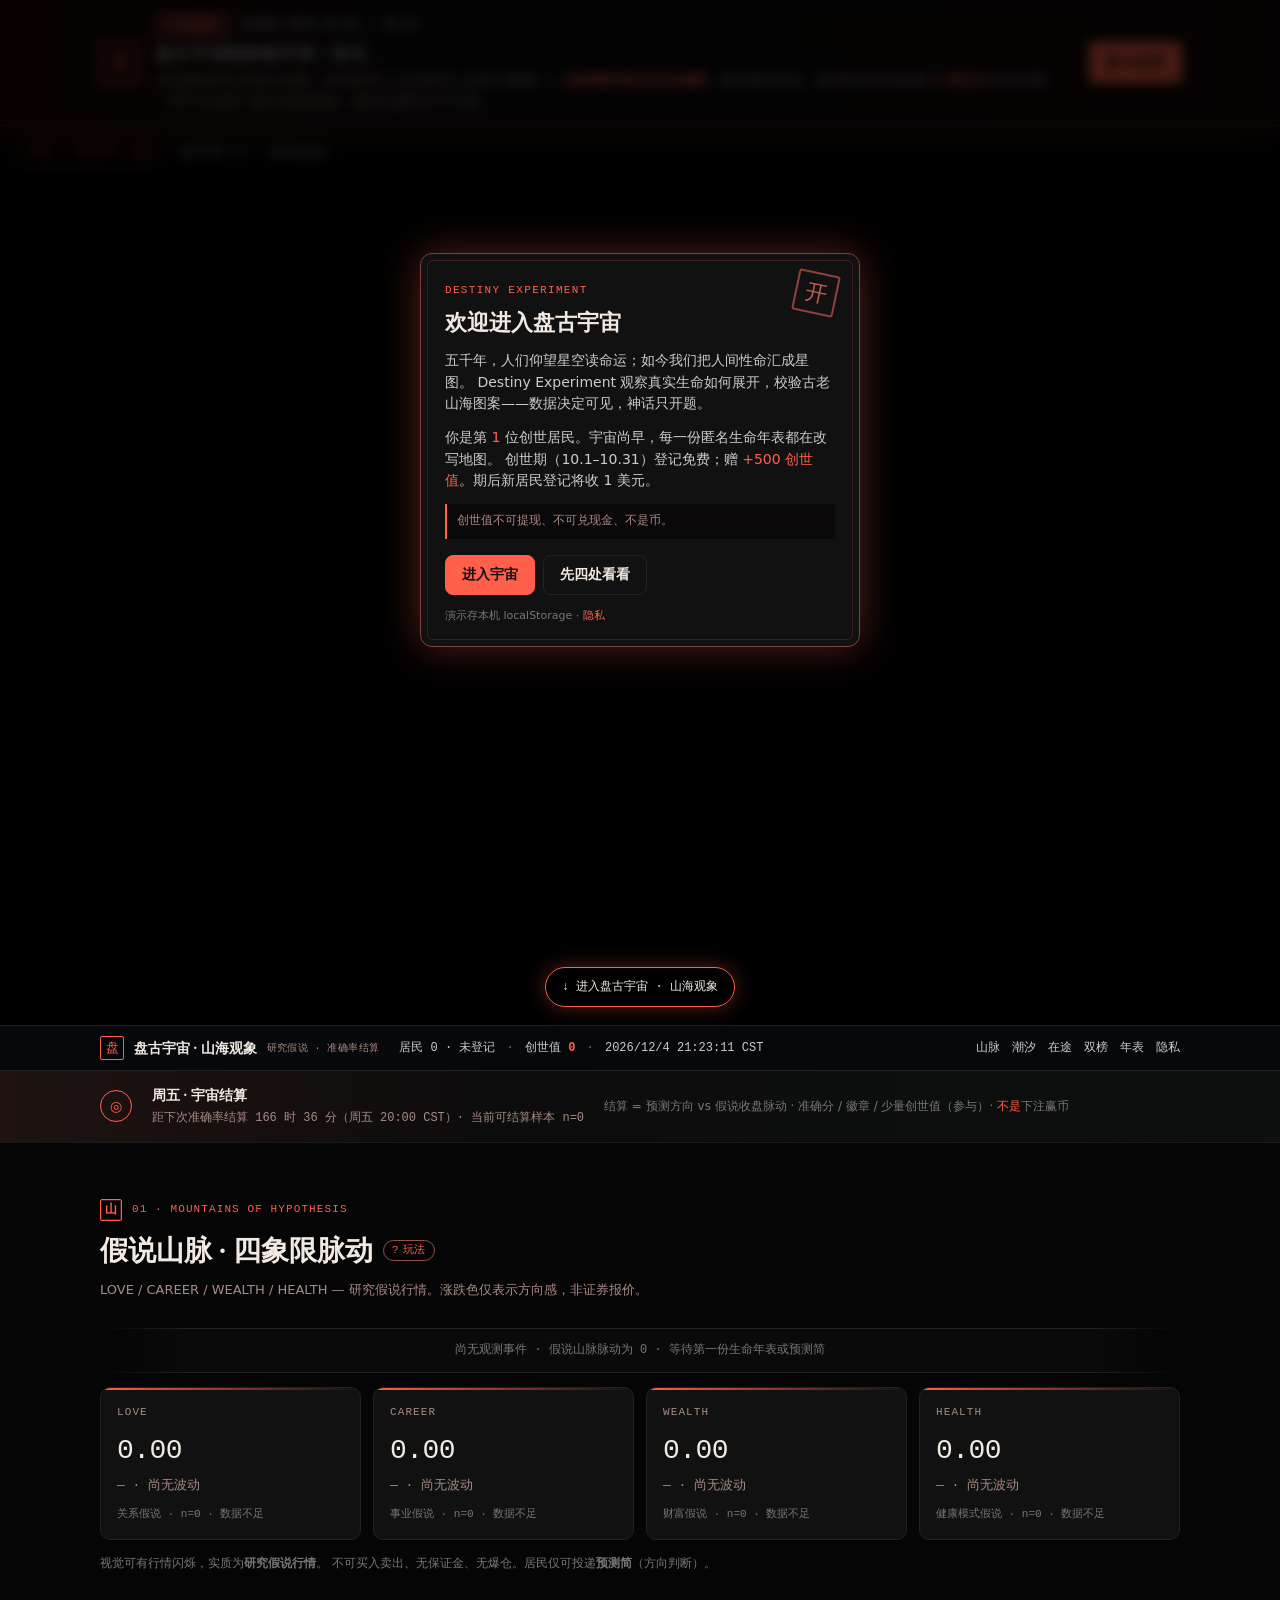
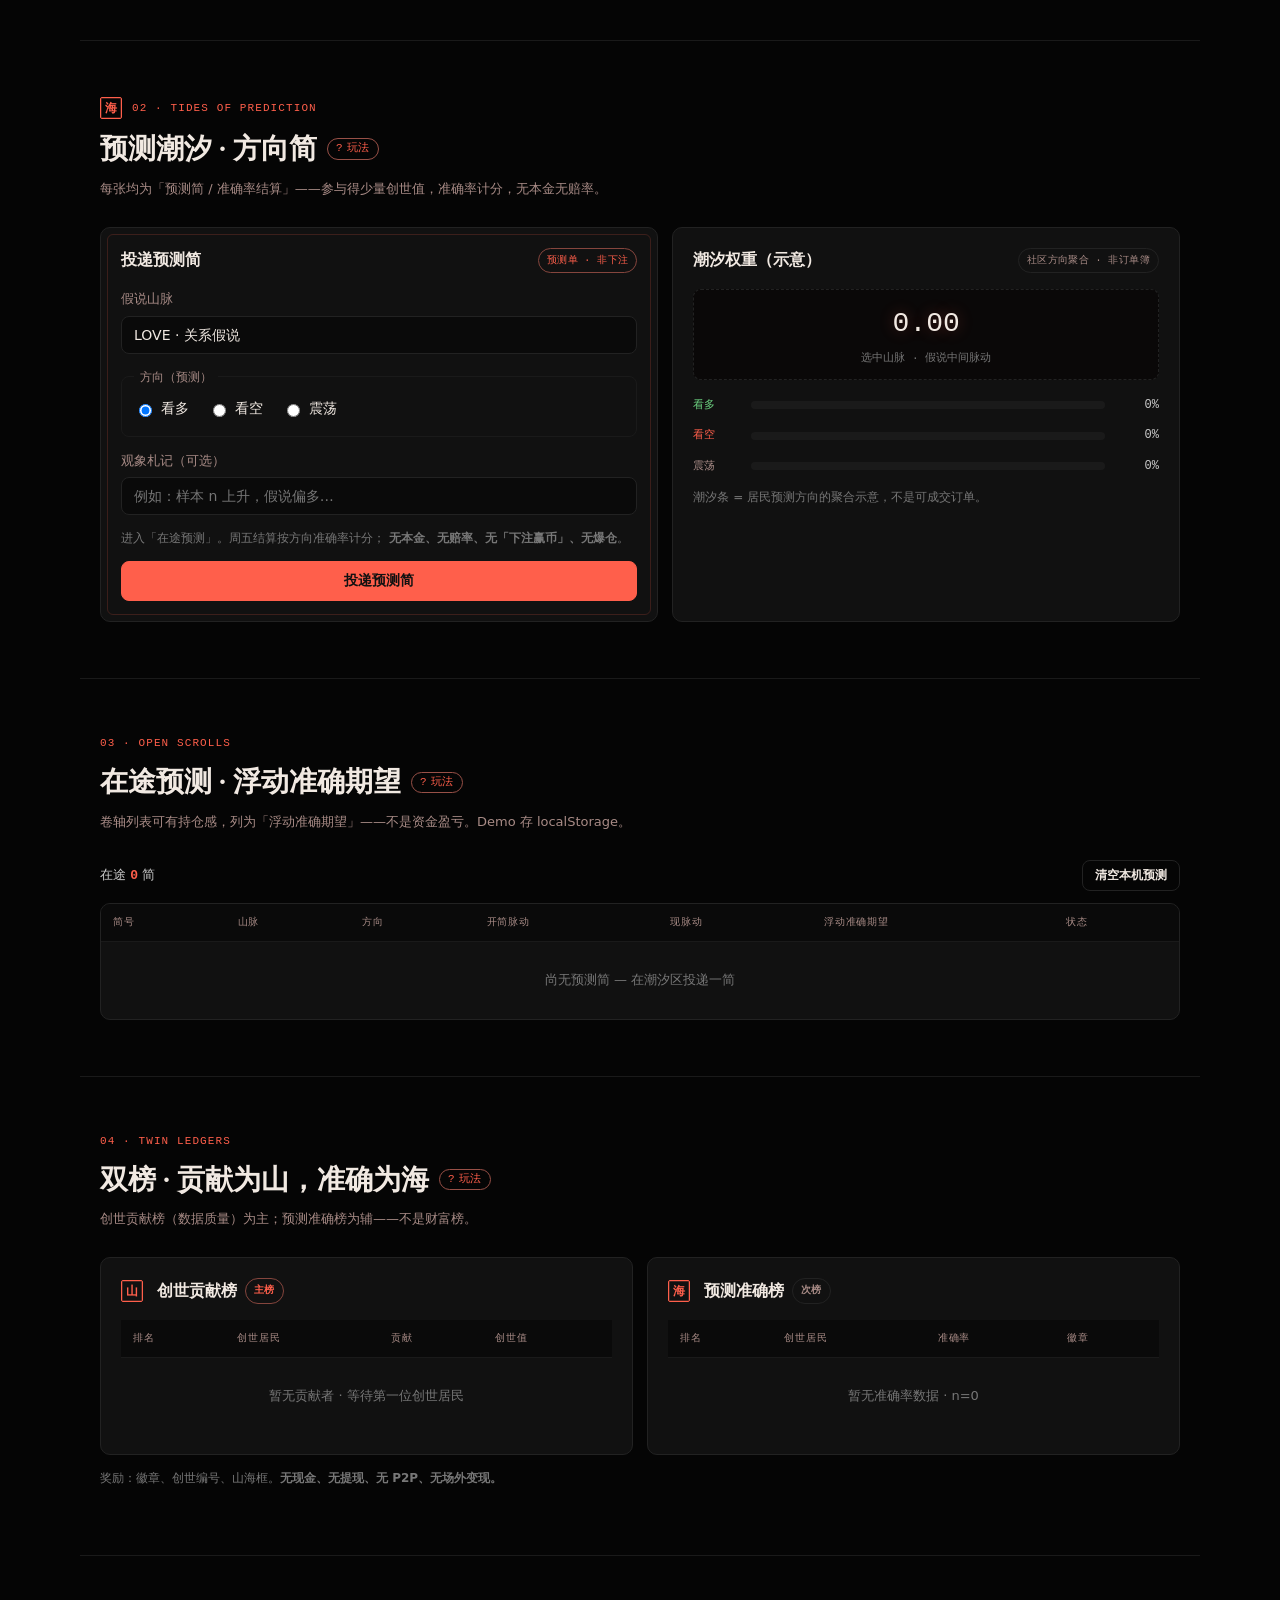
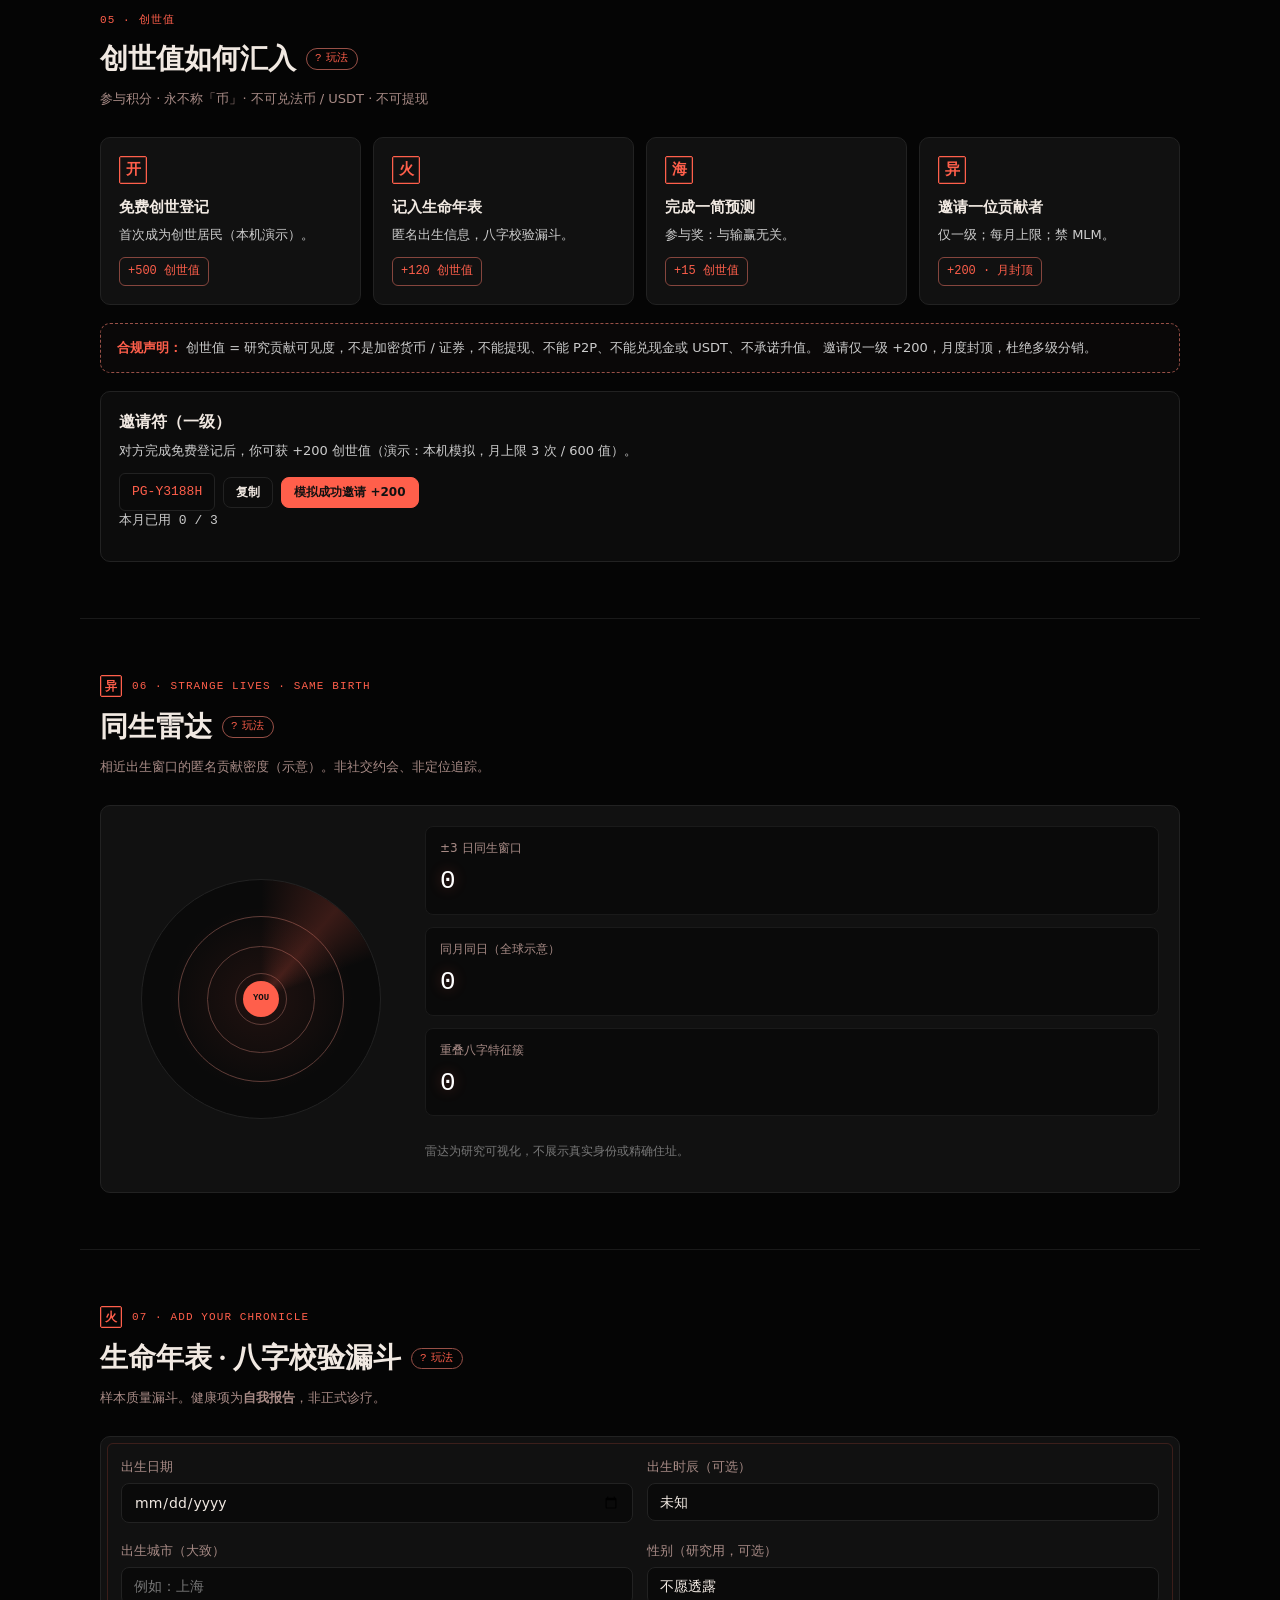
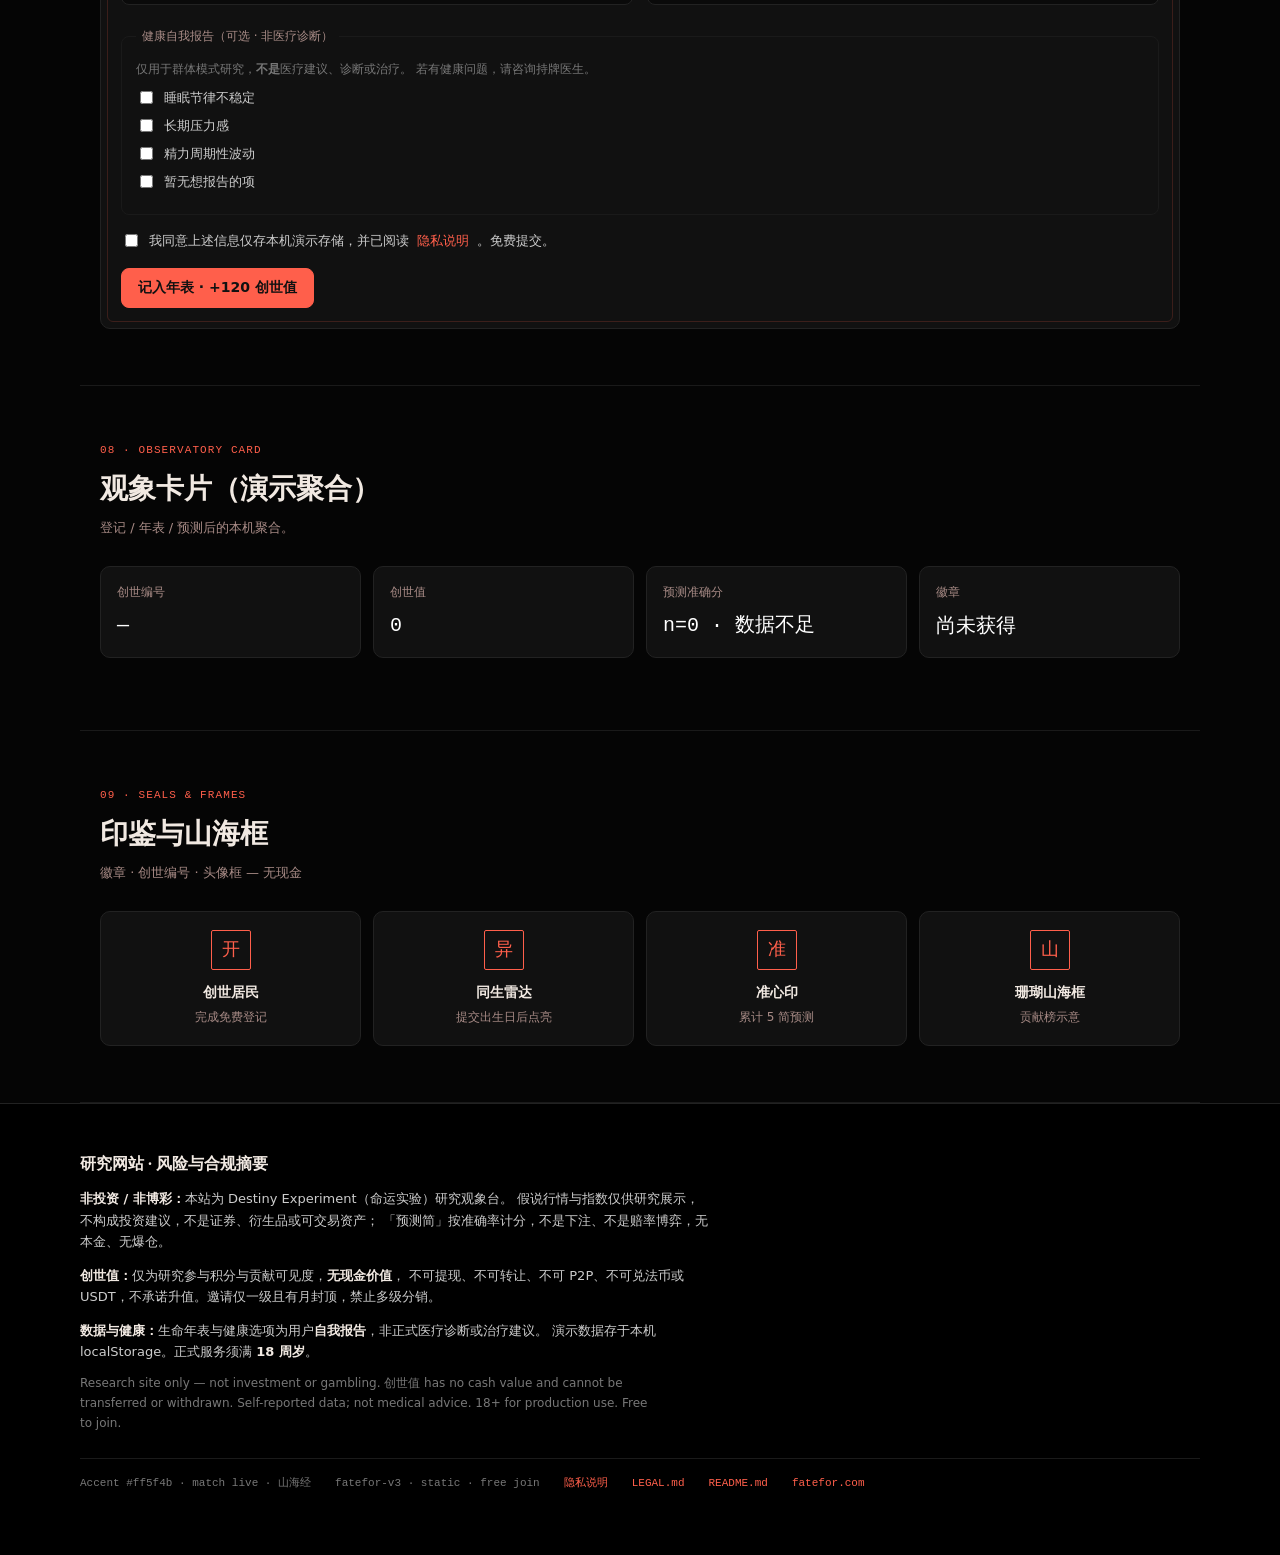
<file: index.html>
<!DOCTYPE html>
<html lang="zh-CN">
<head>
  <meta charset="utf-8" />
  <meta name="viewport" content="width=device-width, initial-scale=1" />
  <title>FateFor · 盘古宇宙 — 命运实验 · 山海观象</title>
  <meta name="description" content="FateFor（fatefor.com）盘古宇宙：研究假说行情与预测准确率。免费加入，创世值不可提现。山海经意象观象台，非投资、非博彩。" />
  <meta name="theme-color" content="#050505" />
  <link rel="stylesheet" href="./styles.css" />
</head>
<body>

  <!-- Genesis announcement -->
  <aside class="genesis-banner" id="genesis-banner" role="region" aria-label="创世期公告">
    <div class="genesis-banner-inner">
      <span class="genesis-seal" aria-hidden="true">启</span>
      <div class="genesis-copy">
        <div class="genesis-kicker">
          <span class="genesis-pill">宇宙初启</span>
          <span class="genesis-dates">创世期 2026.10.01 — 10.31</span>
        </div>
        <p class="genesis-title">盘古宇宙刚刚裂开第一道光。</p>
        <p class="genesis-body">
          命运数据库正在努力积累。欢迎各界人士以真实人生加入观测——
          <strong>创世期内登记完全免费</strong>；创世期结束后，新居民登记将收取
          <strong>1 美元</strong>研究访问费（用于认真度门槛与基础设施，细则以届时公示为准）。
        </p>
      </div>
      <a class="genesis-cta" href="#pangu">参与创世</a>
    </div>
  </aside>

  <!-- Welcome · 创世登记 -->
  <div class="modal-overlay" id="welcome-modal" role="dialog" aria-modal="true" aria-labelledby="welcome-title" hidden>
    <div class="modal-card seal-frame">
      <div class="seal-mark" aria-hidden="true">开</div>
      <div class="modal-kicker">DESTINY EXPERIMENT</div>
      <h2 id="welcome-title">欢迎进入盘古宇宙</h2>
      <p class="modal-lead">
        五千年，人们仰望星空读命运；如今我们把人间性命汇成星图。
        Destiny Experiment 观察真实生命如何展开，校验古老山海图案——数据决定可见，神话只开题。
      </p>
      <p class="modal-lead">
        你是第 <span id="welcome-n" class="coral">—</span> 位创世居民。宇宙尚早，每一份匿名生命年表都在改写地图。
        创世期（10.1–10.31）登记免费；赠 <span class="coral">+500 创世值</span>。期后新居民登记将收 1 美元。
      </p>
      <p class="modal-one-line">创世值不可提现、不可兑现金、不是币。</p>
      <div class="modal-actions">
        <button type="button" class="btn" id="btn-welcome-join">进入宇宙</button>
        <button type="button" class="btn btn-ghost" id="btn-welcome-later">先四处看看</button>
      </div>
      <p class="modal-fine">演示存本机 localStorage · <a href="./privacy.html">隐私</a></p>
    </div>
  </div>

    <div class="help-popover" id="help-popover" role="dialog" aria-labelledby="help-popover-title" hidden>
    <button type="button" class="help-close" id="help-close" aria-label="关闭">×</button>
    <h3 id="help-popover-title"></h3>
    <div class="help-body" id="help-popover-body"></div>
  </div>

  <div class="toast-stack" id="toast-stack" aria-live="polite"></div>

  <!-- A) Live homepage -->
  <div class="live-frame-wrap" id="live-frame-wrap" aria-label="线上首页嵌入">
    <div class="live-frame-badge">
      <span class="badge badge-coral">LIVE · fatefor.com</span>
      <span class="badge">盘古宇宙 v3 · 首页未改版</span>
    </div>
    <iframe id="live-iframe" title="FateFor live homepage" src="https://fatefor.com"
      loading="eager" referrerpolicy="no-referrer-when-downgrade"></iframe>
    <div class="scroll-hint">
      <a href="#pangu">↓ 进入盘古宇宙 · 山海观象</a>
    </div>
  </div>

  <!-- Offline first-fold clone -->
  <section class="offline-hero" id="offline-hero" aria-label="离线首页首屏克隆">
    <div class="offline-inner">
      <div class="brand-row">
        <div>
          <h1>Destiny Experiment · FateFor</h1>
          <div class="sub">Human Life Observatory · 离线首屏（?offline=1）</div>
        </div>
        <span class="badge badge-coral">EMPTY UNIVERSE · n=0</span>
      </div>
      <p class="hero-kicker">DXI // Human Signal Exchange</p>
      <h2 class="hero-title">The Destiny Market is moving.</h2>
      <p class="hero-lead">
        Birth-time signals across real human-life outcomes.
        五千年读天象；如今以人间性命重绘星图。下方模块延续<strong>山海经</strong>观象语言——假说行情，非投资。
      </p>
      <div class="dxi-console">
        <div class="dxi-console-head">
          <div>
            <span>DXI · Destiny Signal Activity</span>
            <small>normalized research pulse · 研究信号指数（非交易标的）</small>
          </div>
          <small class="mono muted">Live simulation</small>
        </div>
        <div class="index-grid" id="offline-index-grid"></div>
        <div class="demo-note">观测样本 n=0 · 等待第一位创世居民 · 非投资建议 · 免费加入</div>
      </div>
      <div class="shanhai-nav">
        <a href="#tickers"><span class="shanhai-seal">山</span><strong>假说山脉</strong><p>四象限信号脉动</p></a>
        <a href="#ticket"><span class="shanhai-seal">海</span><strong>预测潮汐</strong><p>方向简 · 准确率结算</p></a>
        <a href="#radar"><span class="shanhai-seal">异</span><strong>同生异人</strong><p>同生雷达</p></a>
        <a href="#life-form"><span class="shanhai-seal">火</span><strong>记入年表</strong><p>生命数据漏斗</p></a>
      </div>
      <p class="center-link"><a class="badge badge-coral" href="#pangu">↓ 继续山海观象</a></p>
    </div>
  </section>

  <!-- Atlas bar -->
  <header class="atlas-bar" id="atlas-bar">
    <div class="atlas-bar-inner">
      <div class="atlas-brand">
        <span class="seal-mini" aria-hidden="true">盘</span>
        <strong>盘古宇宙 · 山海观象</strong>
        <span class="atlas-tag">研究假说 · 准确率结算</span>
      </div>
      <div class="atlas-meta">
        <span id="desk-citizen">未登记</span>
        <span class="sep">·</span>
        <span>创世值 <b id="desk-points">0</b></span>
        <span class="sep">·</span>
        <span id="desk-clock" class="mono"></span>
      </div>
      <nav class="atlas-nav">
        <a href="#tickers">山脉</a>
        <a href="#ticket">潮汐</a>
        <a href="#positions">在途</a>
        <a href="#boards">双榜</a>
        <a href="#life-form">年表</a>
        <a href="./privacy.html">隐私</a>
      </nav>
    </div>
  </header>

  <main class="research-wrap" id="pangu">
    <!-- Friday settlement -->
    <div class="settle-strip" id="settle-strip" role="status">
      <div class="settle-inner">
        <span class="settle-bell" aria-hidden="true">◎</span>
        <div>
          <strong>周五 · 宇宙结算</strong>
          <span id="settle-countdown">距下次准确率结算 —</span>
        </div>
        <span class="settle-note">结算 = 预测方向 vs 假说收盘脉动 · 准确分 / 徽章 / 少量创世值（参与）· <em>不是</em>下注赢币</span>
      </div>
    </div>

    <!-- 01 Hypothesis mountains / tickers -->
    <section class="section" id="tickers">
      <p class="section-label"><span class="shanhai-seal inline">山</span> 01 · Mountains of Hypothesis</p>
      <div class="title-row">
        <h2>假说山脉 · 四象限脉动</h2>
        <button type="button" class="help-btn" data-help="help-tickers" aria-label="假说行情玩法说明">?<span class="help-btn-text">玩法</span></button>
      </div>
      <p class="en-sub">LOVE / CAREER / WEALTH / HEALTH — 研究假说行情。涨跌色仅表示方向感，非证券报价。</p>
      <div class="ticker-tape" id="ticker-tape" aria-label="信号走带"></div>
      <div class="quote-grid" id="quote-grid"></div>
      <p class="disclaimer-inline">
        视觉可有行情闪烁，实质为<strong>研究假说行情</strong>。
        不可买入卖出、无保证金、无爆仓。居民仅可投递<strong>预测简</strong>（方向判断）。
      </p>
    </section>

    <!-- 02 Prediction brief -->
    <section class="section" id="ticket">
      <p class="section-label"><span class="shanhai-seal inline">海</span> 02 · Tides of Prediction</p>
      <div class="title-row">
        <h2>预测潮汐 · 方向简</h2>
        <button type="button" class="help-btn" data-help="help-ticket" aria-label="研究预测玩法说明">?<span class="help-btn-text">玩法</span></button>
      </div>
      <p class="en-sub">每张均为「预测简 / 准确率结算」——参与得少量创世值，准确率计分，无本金无赔率。</p>
      <div class="tide-grid">
        <div class="panel seal-frame">
          <div class="panel-head">
            <h3>投递预测简</h3>
            <span class="pill">预测单 · 非下注</span>
          </div>
          <form id="predict-form" autocomplete="off">
            <label class="field">
              <span>假说山脉</span>
              <select name="symbol" id="pred-symbol" required>
                <option value="LOVE">LOVE · 关系假说</option>
                <option value="CAREER">CAREER · 事业假说</option>
                <option value="WEALTH">WEALTH · 财富假说</option>
                <option value="HEALTH">HEALTH · 健康模式假说</option>
              </select>
            </label>
            <fieldset class="dir-fieldset">
              <legend>方向（预测）</legend>
              <label class="dir-opt"><input type="radio" name="direction" value="long" checked /> 看多</label>
              <label class="dir-opt"><input type="radio" name="direction" value="short" /> 看空</label>
              <label class="dir-opt"><input type="radio" name="direction" value="range" /> 震荡</label>
            </fieldset>
            <label class="field">
              <span>观象札记（可选）</span>
              <input type="text" name="note" id="pred-note" maxlength="80" placeholder="例如：样本 n 上升，假说偏多…" />
            </label>
            <p class="ticket-legal">
              进入「在途预测」。周五结算按方向准确率计分；
              <strong>无本金、无赔率、无「下注赢币」、无爆仓</strong>。
            </p>
            <button type="submit" class="btn btn-block">投递预测简</button>
          </form>
        </div>

        <div class="panel">
          <div class="panel-head">
            <h3>潮汐权重（示意）</h3>
            <span class="pill pill-muted">社区方向聚合 · 非订单簿</span>
          </div>
          <div class="tide-bars" id="hypo-book">
            <div class="tide-mid">
              <div class="book-last" id="book-last">—</div>
              <div class="book-sub">选中山脉 · 假说中间脉动</div>
            </div>
            <div class="tide-row">
              <span class="tide-lab up">看多</span>
              <div class="tide-track"><i id="tide-bid" style="width:55%"></i></div>
              <span class="tide-pct" id="tide-bid-pct">55%</span>
            </div>
            <div class="tide-row">
              <span class="tide-lab down">看空</span>
              <div class="tide-track dim"><i id="tide-ask" style="width:30%"></i></div>
              <span class="tide-pct" id="tide-ask-pct">30%</span>
            </div>
            <div class="tide-row">
              <span class="tide-lab range">震荡</span>
              <div class="tide-track muted"><i id="tide-range" style="width:15%"></i></div>
              <span class="tide-pct" id="tide-range-pct">15%</span>
            </div>
            <div id="book-asks" hidden></div>
            <div id="book-bids" hidden></div>
          </div>
          <p class="disclaimer-inline" style="margin-top:12px">潮汐条 = 居民预测方向的聚合示意，不是可成交订单。</p>
        </div>
      </div>
    </section>

    <!-- 03 Open predictions -->
    <section class="section" id="positions">
      <p class="section-label">03 · Open Scrolls</p>
      <div class="title-row">
        <h2>在途预测 · 浮动准确期望</h2>
        <button type="button" class="help-btn" data-help="help-positions" aria-label="在途预测玩法说明">?<span class="help-btn-text">玩法</span></button>
      </div>
      <p class="en-sub">卷轴列表可有持仓感，列为「浮动准确期望」——不是资金盈亏。Demo 存 localStorage。</p>
      <div class="positions-toolbar">
        <span>在途 <b id="pos-count">0</b> 简</span>
        <button type="button" class="btn btn-ghost btn-sm" id="btn-clear-preds">清空本机预测</button>
      </div>
      <div class="table-wrap">
        <table class="pos-table">
          <thead>
            <tr>
              <th>简号</th>
              <th>山脉</th>
              <th>方向</th>
              <th>开简脉动</th>
              <th>现脉动</th>
              <th>浮动准确期望</th>
              <th>状态</th>
            </tr>
          </thead>
          <tbody id="positions-body">
            <tr class="empty-row"><td colspan="7">尚无预测简 — 在潮汐区投递一简</td></tr>
          </tbody>
        </table>
      </div>
    </section>

    <!-- 04 Dual boards -->
    <section class="section" id="boards">
      <p class="section-label">04 · Twin Ledgers</p>
      <div class="title-row">
        <h2>双榜 · 贡献为山，准确为海</h2>
        <button type="button" class="help-btn" data-help="help-boards" aria-label="贡献榜玩法说明">?<span class="help-btn-text">玩法</span></button>
      </div>
      <p class="en-sub">创世贡献榜（数据质量）为主；预测准确榜为辅——不是财富榜。</p>
      <div class="boards-grid">
        <div class="panel">
          <div class="panel-head">
            <h3><span class="shanhai-seal inline">山</span> 创世贡献榜 <span class="pill">主榜</span></h3>
          </div>
          <div class="table-wrap flat">
            <table class="leaderboard">
              <thead><tr><th>排名</th><th>创世居民</th><th>贡献</th><th>创世值</th></tr></thead>
              <tbody id="board-contrib"></tbody>
            </table>
          </div>
        </div>
        <div class="panel">
          <div class="panel-head">
            <h3><span class="shanhai-seal inline">海</span> 预测准确榜 <span class="pill pill-muted">次榜</span></h3>
          </div>
          <div class="table-wrap flat">
            <table class="leaderboard">
              <thead><tr><th>排名</th><th>创世居民</th><th>准确率</th><th>徽章</th></tr></thead>
              <tbody id="board-accuracy"></tbody>
            </table>
          </div>
        </div>
      </div>
      <p class="disclaimer-inline">奖励：徽章、创世编号、山海框。<strong>无现金、无提现、无 P2P、无场外变现。</strong></p>
    </section>

    <!-- 05 创世值 -->
    <section class="section" id="earn">
      <p class="section-label">05 · 创世值</p>
      <div class="title-row">
        <h2>创世值如何汇入</h2>
        <button type="button" class="help-btn" data-help="help-earn" aria-label="创世值玩法说明">?<span class="help-btn-text">玩法</span></button>
      </div>
      <p class="en-sub">参与积分 · 永不称「币」· 不可兑法币 / USDT · 不可提现</p>
      <div class="earn-grid">
        <div class="earn-card">
          <span class="shanhai-seal">开</span>
          <h3>免费创世登记</h3>
          <p>首次成为创世居民（本机演示）。</p>
          <span class="pts-tag">+500 创世值</span>
        </div>
        <div class="earn-card">
          <span class="shanhai-seal">火</span>
          <h3>记入生命年表</h3>
          <p>匿名出生信息，八字校验漏斗。</p>
          <span class="pts-tag">+120 创世值</span>
        </div>
        <div class="earn-card">
          <span class="shanhai-seal">海</span>
          <h3>完成一简预测</h3>
          <p>参与奖：与输赢无关。</p>
          <span class="pts-tag">+15 创世值</span>
        </div>
        <div class="earn-card">
          <span class="shanhai-seal">异</span>
          <h3>邀请一位贡献者</h3>
          <p>仅一级；每月上限；禁 MLM。</p>
          <span class="pts-tag">+200 · 月封顶</span>
        </div>
      </div>
      <div class="callout">
        <strong>合规声明：</strong>
        创世值 = 研究贡献可见度，不是加密货币 / 证券，不能提现、不能 P2P、不能兑现金或 USDT、不承诺升值。
        邀请仅一级 +200，月度封顶，杜绝多级分销。
      </div>
      <div class="invite-box" id="invite-box">
        <h3>邀请符（一级）</h3>
        <p>对方完成免费登记后，你可获 +200 创世值（演示：本机模拟，月上限 3 次 / 600 值）。</p>
        <div class="invite-row">
          <code id="invite-code">—</code>
          <button type="button" class="btn btn-ghost btn-sm" id="btn-copy-invite">复制</button>
          <button type="button" class="btn btn-sm" id="btn-sim-invite">模拟成功邀请 +200</button>
        </div>
        <p class="invite-cap" id="invite-cap">本月已用 0 / 3</p>
      </div>
    </section>

    <!-- 06 Same-birth radar -->
    <section class="section" id="radar">
      <p class="section-label"><span class="shanhai-seal inline">异</span> 06 · Strange Lives · Same Birth</p>
      <div class="title-row">
        <h2>同生雷达</h2>
        <button type="button" class="help-btn" data-help="help-radar" aria-label="同生时雷达玩法说明">?<span class="help-btn-text">玩法</span></button>
      </div>
      <p class="en-sub">相近出生窗口的匿名贡献密度（示意）。非社交约会、非定位追踪。</p>
      <div class="radar-widget panel">
        <div class="radar-viz" id="radar-viz" aria-hidden="true">
          <div class="radar-ring r1"></div>
          <div class="radar-ring r2"></div>
          <div class="radar-ring r3"></div>
          <div class="radar-sweep"></div>
          <div class="radar-blips" id="radar-blips"></div>
          <div class="radar-core">YOU</div>
        </div>
        <div class="radar-side">
          <div class="stat-mini">
            <div class="label">±3 日同生窗口</div>
            <div class="num" id="radar-near">0</div>
          </div>
          <div class="stat-mini">
            <div class="label">同月同日（全球示意）</div>
            <div class="num" id="radar-day">0</div>
          </div>
          <div class="stat-mini">
            <div class="label">重叠八字特征簇</div>
            <div class="num" id="radar-cluster">0</div>
          </div>
          <p class="disclaimer-inline">雷达为研究可视化，不展示真实身份或精确住址。</p>
        </div>
      </div>
    </section>

    <!-- 07 Life data -->
    <section class="section" id="life-form">
      <p class="section-label"><span class="shanhai-seal inline">火</span> 07 · Add Your Chronicle</p>
      <div class="title-row">
        <h2>生命年表 · 八字校验漏斗</h2>
        <button type="button" class="help-btn" data-help="help-life" aria-label="人生简册玩法说明">?<span class="help-btn-text">玩法</span></button>
      </div>
      <p class="en-sub">样本质量漏斗。健康项为<strong>自我报告</strong>，非正式诊疗。</p>
      <form class="life-form panel seal-frame" id="life-data-form">
        <div class="form-grid">
          <label class="field">
            <span>出生日期</span>
            <input type="date" name="birthDate" id="birth-date" required />
          </label>
          <label class="field">
            <span>出生时辰（可选）</span>
            <select name="birthHour" id="birth-hour">
              <option value="">未知</option>
              <option value="23-01">子 23–01</option>
              <option value="01-03">丑 01–03</option>
              <option value="03-05">寅 03–05</option>
              <option value="05-07">卯 05–07</option>
              <option value="07-09">辰 07–09</option>
              <option value="09-11">巳 09–11</option>
              <option value="11-13">午 11–13</option>
              <option value="13-15">未 13–15</option>
              <option value="15-17">申 15–17</option>
              <option value="17-19">酉 17–19</option>
              <option value="19-21">戌 19–21</option>
              <option value="21-23">亥 21–23</option>
            </select>
          </label>
          <label class="field">
            <span>出生城市（大致）</span>
            <input type="text" name="city" id="birth-city" maxlength="40" placeholder="例如：上海" />
          </label>
          <label class="field">
            <span>性别（研究用，可选）</span>
            <select name="gender" id="birth-gender">
              <option value="">不愿透露</option>
              <option value="F">女</option>
              <option value="M">男</option>
              <option value="X">其他 / 非二元</option>
            </select>
          </label>
        </div>
        <fieldset class="health-fieldset">
          <legend>健康自我报告（可选 · 非医疗诊断）</legend>
          <p class="health-disclaimer">
            仅用于群体模式研究，<strong>不是</strong>医疗建议、诊断或治疗。
            若有健康问题，请咨询持牌医生。
          </p>
          <label class="check"><input type="checkbox" name="healthTags" value="sleep" /> 睡眠节律不稳定</label>
          <label class="check"><input type="checkbox" name="healthTags" value="stress" /> 长期压力感</label>
          <label class="check"><input type="checkbox" name="healthTags" value="energy" /> 精力周期性波动</label>
          <label class="check"><input type="checkbox" name="healthTags" value="none" /> 暂无想报告的项</label>
        </fieldset>
        <label class="check consent">
          <input type="checkbox" name="consent" id="life-consent" required />
          我同意上述信息仅存本机演示存储，并已阅读 <a href="./privacy.html">隐私说明</a>。免费提交。
        </label>
        <button type="submit" class="btn">记入年表 · +120 创世值</button>
      </form>
    </section>

    <!-- 08 Aggregates -->
    <section class="section" id="results">
      <p class="section-label">08 · Observatory Card</p>
      <h2>观象卡片（演示聚合）</h2>
      <p class="en-sub">登记 / 年表 / 预测后的本机聚合。</p>
      <div class="agg-grid" id="agg-grid">
        <div class="agg-card">
          <div class="label">创世编号</div>
          <div class="val mono" id="agg-id">—</div>
        </div>
        <div class="agg-card">
          <div class="label">创世值</div>
          <div class="val mono" id="agg-pts">0</div>
        </div>
        <div class="agg-card">
          <div class="label">预测准确分</div>
          <div class="val mono" id="agg-acc">—</div>
        </div>
        <div class="agg-card">
          <div class="label">徽章</div>
          <div class="val" id="agg-badges">尚未获得</div>
        </div>
      </div>
      <div class="panel" id="bazi-preview" hidden>
        <h3>八字校验漏斗 · 示意</h3>
        <p class="en-sub" style="margin-bottom:8px">本地规则演示，非专业命理鉴定</p>
        <pre class="bazi-pre" id="bazi-out"></pre>
      </div>
    </section>

    <!-- Rewards -->
    <section class="section" id="rewards">
      <p class="section-label">09 · Seals &amp; Frames</p>
      <h2>印鉴与山海框</h2>
      <p class="en-sub">徽章 · 创世编号 · 头像框 — 无现金</p>
      <div class="reward-grid">
        <div class="reward-card"><div class="reward-ico seal-mini">开</div><h3>创世居民</h3><p>完成免费登记</p></div>
        <div class="reward-card"><div class="reward-ico seal-mini">异</div><h3>同生雷达</h3><p>提交出生日后点亮</p></div>
        <div class="reward-card"><div class="reward-ico seal-mini">准</div><h3>准心印</h3><p>累计 5 简预测</p></div>
        <div class="reward-card"><div class="reward-ico seal-mini">山</div><h3>珊瑚山海框</h3><p>贡献榜示意</p></div>
      </div>
    </section>

    <footer class="site-footer" id="footer">
      <div class="footer-inner">
        <h2>研究网站 · 风险与合规摘要</h2>
        <div class="footer-legal">
          <p>
            <strong>非投资 / 非博彩：</strong>本站为 Destiny Experiment（命运实验）研究观象台。
            假说行情与指数仅供研究展示，不构成投资建议，不是证券、衍生品或可交易资产；
            「预测简」按准确率计分，不是下注、不是赔率博弈，无本金、无爆仓。
          </p>
          <p>
            <strong>创世值：</strong>仅为研究参与积分与贡献可见度，<strong>无现金价值</strong>，
            不可提现、不可转让、不可 P2P、不可兑法币或 USDT，不承诺升值。邀请仅一级且有月封顶，禁止多级分销。
          </p>
          <p>
            <strong>数据与健康：</strong>生命年表与健康选项为用户<strong>自我报告</strong>，非正式医疗诊断或治疗建议。
            演示数据存于本机 localStorage。正式服务须满 <strong>18 周岁</strong>。
          </p>
          <p class="en">
            Research site only — not investment or gambling. 创世值 has no cash value and cannot be transferred or withdrawn.
            Self-reported data; not medical advice. 18+ for production use. Free to join.
          </p>
        </div>
        <div class="footer-meta">
          <span>Accent #ff5f4b · match live · 山海经</span>
          <span>fatefor-v3 · static · free join</span>
          <span><a href="./privacy.html">隐私说明</a></span>
          <span><a href="./LEGAL.md">LEGAL.md</a></span>
          <span><a href="./README.md">README.md</a></span>
          <span><a href="https://fatefor.com" rel="noopener">fatefor.com</a></span>
        </div>
      </div>
    </footer>
  </main>

  <script src="./app.js" defer></script>
</body>
</html>
</file>
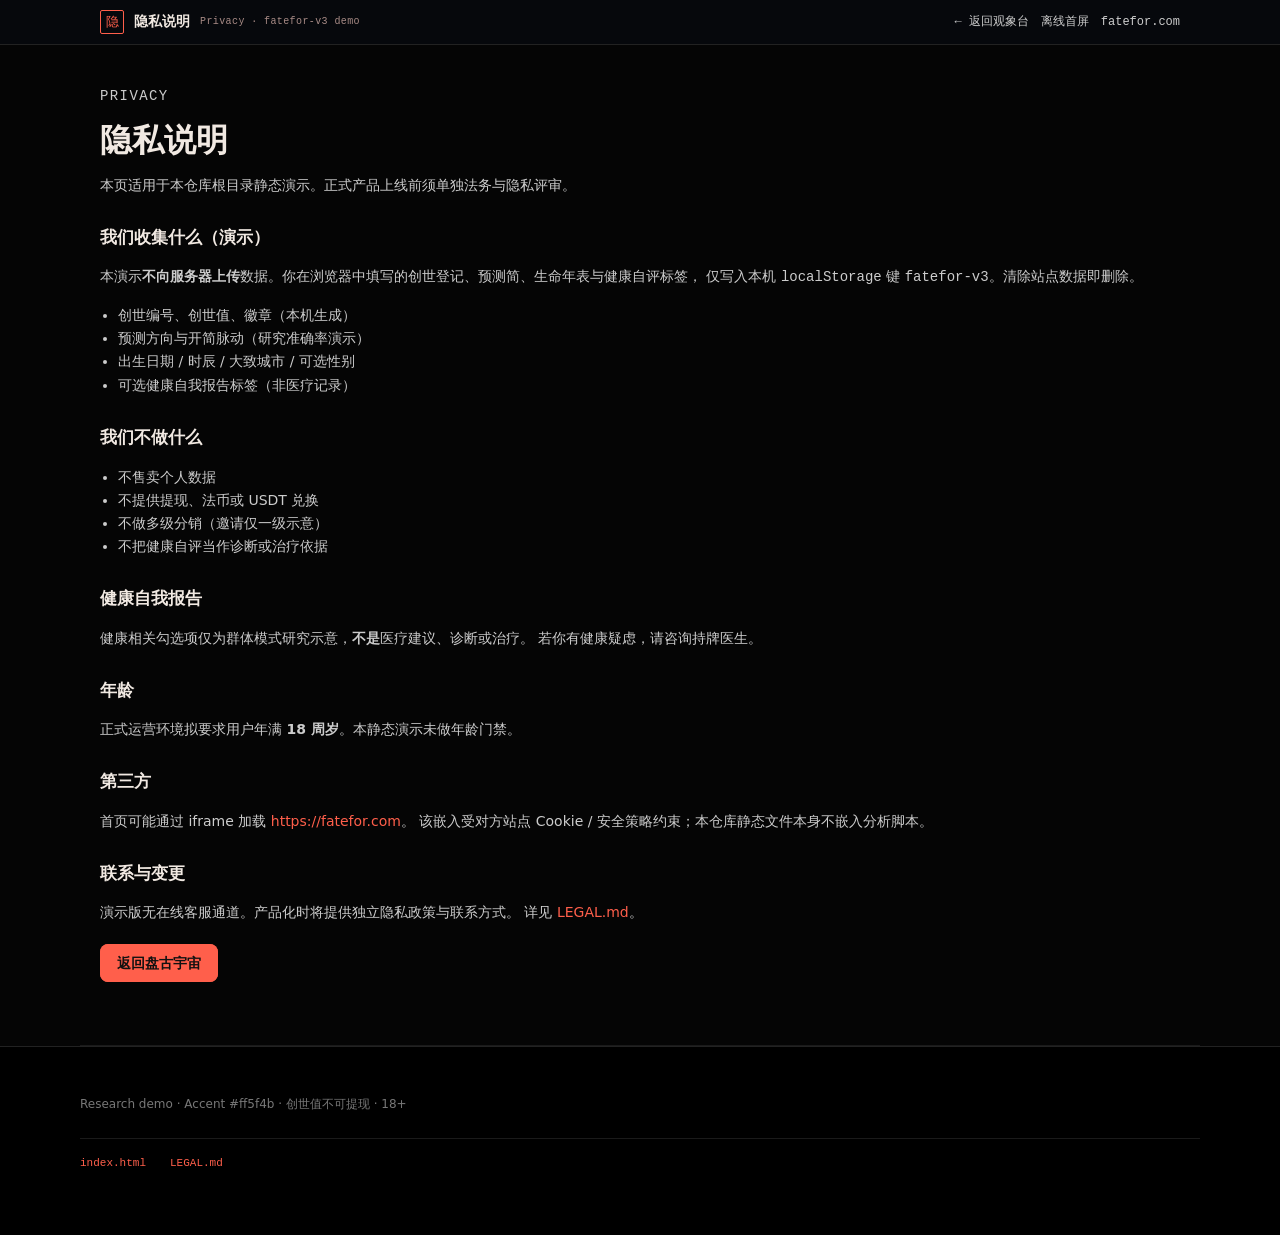
<file: privacy.html>
<!DOCTYPE html>
<html lang="zh-CN">
<head>
  <meta charset="utf-8" />
  <meta name="viewport" content="width=device-width, initial-scale=1" />
  <title>隐私说明 · FateFor 盘古宇宙</title>
  <meta name="description" content="FateFor 盘古宇宙演示站隐私说明。数据存本机 localStorage，无服务器上传。" />
  <link rel="stylesheet" href="./styles.css" />
</head>
<body class="privacy-page">
  <header class="atlas-bar">
    <div class="atlas-bar-inner">
      <div class="atlas-brand">
        <span class="seal-mini" aria-hidden="true">隐</span>
        <strong>隐私说明</strong>
        <span class="atlas-tag">Privacy · fatefor-v3 demo</span>
      </div>
      <nav class="atlas-nav">
        <a href="./index.html">← 返回观象台</a>
        <a href="./index.html?offline=1">离线首屏</a>
        <a href="https://fatefor.com" rel="noopener">fatefor.com</a>
      </nav>
    </div>
  </header>

  <main class="research-wrap">
    <section class="section prose">
      <p class="section-label">Privacy</p>
      <h1>隐私说明</h1>
      <p class="en-sub">本页适用于本仓库根目录静态演示。正式产品上线前须单独法务与隐私评审。</p>

      <h3>我们收集什么（演示）</h3>
      <p>
        本演示<strong>不向服务器上传</strong>数据。你在浏览器中填写的创世登记、预测简、生命年表与健康自评标签，
        仅写入本机 <code>localStorage</code> 键 <code>fatefor-v3</code>。清除站点数据即删除。
      </p>
      <ul>
        <li>创世编号、创世值、徽章（本机生成）</li>
        <li>预测方向与开简脉动（研究准确率演示）</li>
        <li>出生日期 / 时辰 / 大致城市 / 可选性别</li>
        <li>可选健康自我报告标签（非医疗记录）</li>
      </ul>

      <h3>我们不做什么</h3>
      <ul>
        <li>不售卖个人数据</li>
        <li>不提供提现、法币或 USDT 兑换</li>
        <li>不做多级分销（邀请仅一级示意）</li>
        <li>不把健康自评当作诊断或治疗依据</li>
      </ul>

      <h3>健康自我报告</h3>
      <p>
        健康相关勾选项仅为群体模式研究示意，<strong>不是</strong>医疗建议、诊断或治疗。
        若你有健康疑虑，请咨询持牌医生。
      </p>

      <h3>年龄</h3>
      <p>正式运营环境拟要求用户年满 <strong>18 周岁</strong>。本静态演示未做年龄门禁。</p>

      <h3>第三方</h3>
      <p>
        首页可能通过 iframe 加载 <a href="https://fatefor.com" rel="noopener">https://fatefor.com</a>。
        该嵌入受对方站点 Cookie / 安全策略约束；本仓库静态文件本身不嵌入分析脚本。
      </p>

      <h3>联系与变更</h3>
      <p>
        演示版无在线客服通道。产品化时将提供独立隐私政策与联系方式。
        详见 <a href="./LEGAL.md">LEGAL.md</a>。
      </p>

      <p style="margin-top:28px"><a class="btn" href="./index.html">返回盘古宇宙</a></p>
    </section>

    <footer class="site-footer">
      <div class="footer-inner">
        <p class="en">Research demo · Accent #ff5f4b · 创世值不可提现 · 18+</p>
        <div class="footer-meta">
          <span><a href="./index.html">index.html</a></span>
          <span><a href="./LEGAL.md">LEGAL.md</a></span>
        </div>
      </div>
    </footer>
  </main>
</body>
</html>
</file>
<file: styles.css>
/* fatefor-v3 — match live fatefor.com
   Accent coral #ff5f4b · ink/black grounds · 山海经 seals
   NO gold Wall-Street theme · NO crypto-exchange chrome */

:root {
  --color-dxi: #ff5f4b;
  --color-dxi-soft: #ff6653;
  --color-dxi-glow: #ff5f4b52;
  --bg: #050505;
  --bg-ink: #07090e;
  --bg-elevated: #0c0c0c;
  --bg-card: #111111;
  --bg-card-hover: #161616;
  --border: #222222;
  --border-soft: #1a1a1a;
  --text: #f1e9e2;
  --text-muted: #a88b86;
  --text-dim: #777777;
  --text-ccc: #cccccc;
  --white: #ffffff;
  --ok: #6bcf7f;
  --down: #ff5f4b;
  --up: #6bcf7f;
  --font-sans: "Geist", "Geist Sans", ui-sans-serif, system-ui, -apple-system,
    "Segoe UI", "PingFang SC", "Hiragino Sans GB", "Microsoft YaHei",
    "Noto Sans SC", sans-serif;
  --font-serif: "Songti SC", "STSong", "Noto Serif SC", "Iowan Old Style",
    Baskerville, "Times New Roman", serif;
  --font-mono: "Geist Mono", ui-monospace, SFMono-Regular, Menlo, Monaco,
    Consolas, monospace;
  --max: 1120px;
  --radius: 10px;
}

*,
*::before,
*::after {
  box-sizing: border-box;
}

html {
  scroll-behavior: smooth;
}

body {
  margin: 0;
  background: var(--bg);
  color: var(--text);
  font-family: var(--font-sans);
  font-size: 15px;
  line-height: 1.55;
  -webkit-font-smoothing: antialiased;
}

a {
  color: var(--color-dxi);
  text-decoration: none;
}
a:hover {
  text-decoration: underline;
}

.mono {
  font-family: var(--font-mono);
}
.muted {
  color: var(--text-muted);
}
.coral {
  color: var(--color-dxi);
}

/* —— Seals (山海经) —— */
.shanhai-seal {
  display: inline-flex;
  align-items: center;
  justify-content: center;
  width: 28px;
  height: 28px;
  border: 1.5px solid var(--color-dxi);
  color: var(--color-dxi);
  font-family: var(--font-serif);
  font-size: 15px;
  font-weight: 600;
  border-radius: 2px;
  box-shadow: inset 0 0 0 1px color-mix(in srgb, var(--color-dxi) 25%, transparent);
  flex-shrink: 0;
  letter-spacing: 0;
}
.shanhai-seal.inline {
  width: 22px;
  height: 22px;
  font-size: 12px;
  margin-right: 6px;
  vertical-align: -4px;
}
.seal-mini {
  display: inline-flex;
  align-items: center;
  justify-content: center;
  width: 24px;
  height: 24px;
  border: 1px solid var(--color-dxi);
  color: var(--color-dxi);
  font-family: var(--font-serif);
  font-size: 13px;
  border-radius: 2px;
}
.seal-frame {
  position: relative;
}
.seal-frame::before {
  content: "";
  position: absolute;
  inset: 6px;
  border: 1px solid color-mix(in srgb, var(--color-dxi) 18%, transparent);
  border-radius: 6px;
  pointer-events: none;
}
.seal-mark {
  position: absolute;
  top: 18px;
  right: 22px;
  width: 42px;
  height: 42px;
  display: flex;
  align-items: center;
  justify-content: center;
  border: 2px solid color-mix(in srgb, var(--color-dxi) 55%, #333);
  color: color-mix(in srgb, var(--color-dxi) 70%, #888);
  font-family: var(--font-serif);
  font-size: 22px;
  border-radius: 3px;
  transform: rotate(12deg);
  opacity: 0.85;
  pointer-events: none;
}

/* —— Live iframe —— */
.live-frame-wrap {
  position: relative;
  width: 100%;
  height: 100vh;
  min-height: 640px;
  background: #000;
  border-bottom: 1px solid var(--border);
}
.live-frame-wrap iframe {
  width: 100%;
  height: 100%;
  border: 0;
  display: block;
  background: #000;
}
.live-frame-badge {
  position: absolute;
  top: 12px;
  left: 12px;
  z-index: 5;
  display: flex;
  flex-wrap: wrap;
  gap: 8px;
  pointer-events: none;
}
.badge {
  font-family: var(--font-mono);
  font-size: 11px;
  letter-spacing: 0.04em;
  padding: 6px 10px;
  border-radius: 999px;
  border: 1px solid var(--border);
  background: rgba(0, 0, 0, 0.72);
  color: var(--text-ccc);
  backdrop-filter: blur(8px);
}
.badge-coral {
  border-color: color-mix(in srgb, var(--color-dxi) 55%, #333);
  color: var(--color-dxi);
  text-shadow: 0 0 12px var(--color-dxi-glow);
}
.scroll-hint {
  position: absolute;
  bottom: 18px;
  left: 50%;
  transform: translateX(-50%);
  z-index: 5;
}
.scroll-hint a {
  display: inline-flex;
  align-items: center;
  gap: 8px;
  font-family: var(--font-mono);
  font-size: 12px;
  color: var(--text);
  background: rgba(0, 0, 0, 0.8);
  border: 1px solid var(--color-dxi);
  border-radius: 999px;
  padding: 10px 16px;
  text-decoration: none;
  box-shadow: 0 0 20px var(--color-dxi-glow);
}
.scroll-hint a:hover {
  background: #111;
  text-decoration: none;
}

/* Offline hero */
.offline-hero {
  display: none;
  min-height: 100vh;
  padding: 28px 20px 48px;
  background:
    radial-gradient(ellipse 80% 50% at 50% -10%, #ff5f4b22, transparent),
    radial-gradient(ellipse 40% 30% at 90% 80%, #173f3218, transparent),
    #000;
  border-bottom: 1px solid var(--border);
}
body.show-offline-hero .live-frame-wrap {
  display: none;
}
body.show-offline-hero .offline-hero {
  display: block;
}
.offline-inner {
  max-width: var(--max);
  margin: 0 auto;
}
.brand-row {
  display: flex;
  align-items: baseline;
  justify-content: space-between;
  gap: 16px;
  flex-wrap: wrap;
  margin-bottom: 36px;
}
.brand-row h1 {
  margin: 0;
  font-size: 18px;
  font-weight: 600;
  letter-spacing: 0.02em;
}
.brand-row .sub {
  color: var(--text-muted);
  font-size: 13px;
}
.hero-kicker {
  font-family: var(--font-mono);
  font-size: 12px;
  color: var(--color-dxi);
  text-transform: uppercase;
  letter-spacing: 0.12em;
  margin-bottom: 12px;
}
.hero-title {
  font-family: var(--font-serif);
  font-size: clamp(28px, 5vw, 44px);
  font-weight: 600;
  line-height: 1.15;
  margin: 0 0 12px;
  max-width: 18ch;
}
.hero-lead {
  color: var(--text-ccc);
  max-width: 54ch;
  margin: 0 0 28px;
}
.dxi-console {
  border: 1px solid var(--border);
  border-radius: var(--radius);
  background: var(--bg-elevated);
  overflow: hidden;
}
.dxi-console-head {
  display: flex;
  justify-content: space-between;
  align-items: center;
  gap: 12px;
  flex-wrap: wrap;
  padding: 14px 16px;
  border-bottom: 1px solid var(--border-soft);
}
.dxi-console-head > div > span {
  color: #f1e9e2;
  text-shadow: 0 0 13px var(--color-dxi-glow);
  font-size: 14px;
  font-family: var(--font-mono);
}
.dxi-console-head small {
  color: var(--text-muted);
  font-size: 11px;
  display: block;
  margin-top: 2px;
}
.index-grid {
  display: grid;
  grid-template-columns: repeat(auto-fit, minmax(140px, 1fr));
  gap: 1px;
  background: var(--border-soft);
}
.index-card {
  background: var(--bg-card);
  padding: 16px;
}
.index-card .sym {
  font-family: var(--font-mono);
  font-size: 11px;
  color: var(--text-muted);
  letter-spacing: 0.08em;
}
.index-card .val {
  font-family: var(--font-mono);
  font-size: 22px;
  margin: 6px 0 2px;
  color: var(--text);
}
.index-card .chg {
  font-family: var(--font-mono);
  font-size: 12px;
}
.index-card .chg.up {
  color: var(--up);
}
.index-card .chg.down {
  color: var(--down);
}
.index-card .n {
  font-size: 11px;
  color: var(--text-dim);
  margin-top: 8px;
}
.demo-note {
  font-size: 11px;
  color: var(--text-dim);
  padding: 10px 16px;
  border-top: 1px solid var(--border-soft);
  font-family: var(--font-mono);
}

/* Shanhai nav cards (match live field notes) */
.shanhai-nav {
  display: grid;
  grid-template-columns: repeat(4, 1fr);
  gap: 12px;
  margin-top: 28px;
}
@media (max-width: 800px) {
  .shanhai-nav {
    grid-template-columns: 1fr 1fr;
  }
}
.shanhai-nav a {
  display: flex;
  flex-direction: column;
  gap: 8px;
  padding: 16px;
  border: 1px solid var(--border);
  border-radius: var(--radius);
  background: var(--bg-card);
  color: var(--text);
  text-decoration: none;
  transition: border-color 0.15s, background 0.15s;
}
.shanhai-nav a:hover {
  border-color: color-mix(in srgb, var(--color-dxi) 45%, #333);
  background: var(--bg-card-hover);
  text-decoration: none;
}
.shanhai-nav strong {
  font-size: 14px;
  font-family: var(--font-serif);
}
.shanhai-nav p {
  margin: 0;
  font-size: 12px;
  color: var(--text-muted);
}
.center-link {
  margin-top: 20px;
  text-align: center;
}
.center-link a {
  pointer-events: auto;
  text-decoration: none;
}

/* Atlas bar */
.atlas-bar {
  position: sticky;
  top: 0;
  z-index: 40;
  background: color-mix(in srgb, var(--bg-ink) 92%, transparent);
  backdrop-filter: blur(12px);
  border-bottom: 1px solid var(--border);
}
.atlas-bar-inner {
  max-width: var(--max);
  margin: 0 auto;
  padding: 10px 20px;
  display: flex;
  flex-wrap: wrap;
  align-items: center;
  gap: 12px 20px;
}
.atlas-brand {
  display: flex;
  align-items: center;
  gap: 10px;
  font-size: 14px;
}
.atlas-brand strong {
  font-family: var(--font-serif);
  font-weight: 600;
}
.atlas-tag {
  font-family: var(--font-mono);
  font-size: 10px;
  color: var(--text-muted);
  letter-spacing: 0.04em;
}
.atlas-meta {
  font-size: 12px;
  color: var(--text-ccc);
  font-family: var(--font-mono);
}
.atlas-meta b {
  color: var(--color-dxi);
}
.atlas-meta .sep {
  color: var(--text-dim);
  margin: 0 4px;
}
.atlas-nav {
  margin-left: auto;
  display: flex;
  flex-wrap: wrap;
  gap: 12px;
  font-size: 12px;
  font-family: var(--font-mono);
}
.atlas-nav a {
  color: var(--text-ccc);
  text-decoration: none;
}
.atlas-nav a:hover {
  color: var(--color-dxi);
}

/* Settlement strip */
.settle-strip {
  border-bottom: 1px solid var(--border-soft);
  background:
    linear-gradient(90deg, #ff5f4b14, transparent 40%, #173f3214),
    var(--bg-elevated);
}
.settle-inner {
  max-width: var(--max);
  margin: 0 auto;
  padding: 14px 20px;
  display: flex;
  flex-wrap: wrap;
  align-items: center;
  gap: 14px 20px;
  font-size: 13px;
}
.settle-bell {
  width: 32px;
  height: 32px;
  display: flex;
  align-items: center;
  justify-content: center;
  border: 1px solid var(--color-dxi);
  color: var(--color-dxi);
  border-radius: 50%;
  font-size: 14px;
  animation: settle-pulse 2.4s ease-in-out infinite;
}
@keyframes settle-pulse {
  0%,
  100% {
    box-shadow: 0 0 0 0 var(--color-dxi-glow);
  }
  50% {
    box-shadow: 0 0 0 8px transparent;
  }
}
.settle-inner strong {
  display: block;
  font-family: var(--font-serif);
  font-size: 14px;
}
.settle-inner > div > span {
  color: var(--text-muted);
  font-size: 12px;
  font-family: var(--font-mono);
}
.settle-note {
  flex: 1;
  min-width: 200px;
  color: var(--text-dim);
  font-size: 12px;
}
.settle-note em {
  color: var(--color-dxi);
  font-style: normal;
}

/* Sections */
.research-wrap {
  background: var(--bg);
}
.section {
  max-width: var(--max);
  margin: 0 auto;
  padding: 56px 20px;
  border-bottom: 1px solid var(--border-soft);
}
.section-label {
  font-family: var(--font-mono);
  font-size: 11px;
  letter-spacing: 0.1em;
  text-transform: uppercase;
  color: var(--color-dxi);
  margin: 0 0 8px;
  display: flex;
  align-items: center;
  flex-wrap: wrap;
  gap: 4px;
}
.section h2 {
  margin: 0 0 8px;
  font-size: clamp(22px, 3vw, 28px);
  font-weight: 600;
  font-family: var(--font-serif);
}
.section .en-sub {
  color: var(--text-muted);
  font-size: 13px;
  margin: 0 0 28px;
}
.disclaimer-inline {
  margin-top: 14px;
  font-size: 12px;
  color: var(--text-dim);
  line-height: 1.5;
}

/* Ticker tape */
.ticker-tape {
  overflow: hidden;
  border: 1px solid var(--border);
  border-radius: var(--radius);
  background: #0a0a0a;
  margin-bottom: 14px;
  mask-image: linear-gradient(90deg, transparent, #000 8%, #000 92%, transparent);
}
.ticker-track {
  display: flex;
  gap: 28px;
  padding: 10px 0;
  width: max-content;
  animation: tape-scroll 32s linear infinite;
  font-family: var(--font-mono);
  font-size: 12px;
  white-space: nowrap;
}
@keyframes tape-scroll {
  from {
    transform: translateX(0);
  }
  to {
    transform: translateX(-50%);
  }
}
.ticker-item .sym {
  color: var(--text-muted);
  margin-right: 8px;
}
.ticker-item .val {
  color: var(--text);
  margin-right: 6px;
}
.ticker-item .chg.up {
  color: var(--up);
}
.ticker-item .chg.down {
  color: var(--down);
}

.quote-grid {
  display: grid;
  grid-template-columns: repeat(4, 1fr);
  gap: 12px;
}
@media (max-width: 800px) {
  .quote-grid {
    grid-template-columns: 1fr 1fr;
  }
}
.quote-card {
  border: 1px solid var(--border);
  border-radius: var(--radius);
  background: var(--bg-card);
  padding: 16px;
  position: relative;
  overflow: hidden;
}
.quote-card::after {
  content: "";
  position: absolute;
  top: 0;
  left: 0;
  right: 0;
  height: 2px;
  background: linear-gradient(90deg, var(--color-dxi), transparent);
}
.quote-card .sym {
  font-family: var(--font-mono);
  font-size: 11px;
  letter-spacing: 0.1em;
  color: var(--text-muted);
}
.quote-card .val {
  font-family: var(--font-mono);
  font-size: 28px;
  margin: 8px 0 4px;
  letter-spacing: -0.02em;
  transition: color 0.2s;
}
.quote-card.flash-up .val {
  color: var(--up);
}
.quote-card.flash-down .val {
  color: var(--down);
}
.quote-card .chg {
  font-family: var(--font-mono);
  font-size: 13px;
}
.quote-card .chg.up {
  color: var(--up);
}
.quote-card .chg.down {
  color: var(--down);
}
.quote-card .meta {
  margin-top: 10px;
  font-size: 11px;
  color: var(--text-dim);
  font-family: var(--font-mono);
}

/* Panels / forms */
.panel {
  border: 1px solid var(--border);
  border-radius: var(--radius);
  background: var(--bg-card);
  padding: 20px;
}
.panel-head {
  display: flex;
  align-items: center;
  justify-content: space-between;
  gap: 10px;
  flex-wrap: wrap;
  margin-bottom: 16px;
}
.panel-head h3 {
  margin: 0;
  font-size: 16px;
  font-family: var(--font-serif);
  display: flex;
  align-items: center;
  gap: 8px;
  flex-wrap: wrap;
}
.pill {
  font-family: var(--font-mono);
  font-size: 10px;
  letter-spacing: 0.04em;
  padding: 4px 8px;
  border-radius: 999px;
  border: 1px solid color-mix(in srgb, var(--color-dxi) 40%, #333);
  color: var(--color-dxi);
  white-space: nowrap;
}
.pill-muted {
  border-color: var(--border);
  color: var(--text-muted);
}

.tide-grid {
  display: grid;
  grid-template-columns: 1.1fr 1fr;
  gap: 14px;
}
@media (max-width: 800px) {
  .tide-grid {
    grid-template-columns: 1fr;
  }
}

.field {
  display: flex;
  flex-direction: column;
  gap: 6px;
  margin-bottom: 14px;
  font-size: 13px;
  color: var(--text-muted);
}
.field input,
.field select,
.field textarea {
  appearance: none;
  background: #0a0a0a;
  border: 1px solid var(--border);
  border-radius: 8px;
  color: var(--text);
  padding: 10px 12px;
  font-size: 14px;
  font-family: var(--font-sans);
}
.field input:focus,
.field select:focus {
  outline: none;
  border-color: color-mix(in srgb, var(--color-dxi) 55%, #444);
}

.dir-fieldset {
  border: 1px solid var(--border-soft);
  border-radius: 8px;
  padding: 12px;
  margin: 0 0 14px;
}
.dir-fieldset legend {
  padding: 0 6px;
  font-size: 12px;
  color: var(--text-muted);
}
.dir-opt {
  display: inline-flex;
  align-items: center;
  gap: 6px;
  margin-right: 14px;
  margin-bottom: 4px;
  font-size: 14px;
  cursor: pointer;
}
.ticket-legal {
  font-size: 12px;
  color: var(--text-dim);
  line-height: 1.5;
  margin: 0 0 14px;
}

.btn {
  appearance: none;
  border: 1px solid var(--color-dxi);
  background: var(--color-dxi);
  color: #111;
  font-weight: 600;
  font-size: 14px;
  padding: 10px 16px;
  border-radius: 8px;
  cursor: pointer;
  font-family: var(--font-sans);
}
.btn:hover {
  filter: brightness(1.06);
}
.btn-ghost {
  background: transparent;
  color: var(--text);
  border-color: var(--border);
}
.btn-ghost:hover {
  border-color: var(--text-dim);
}
.btn-sm {
  padding: 6px 12px;
  font-size: 12px;
}
.btn-block {
  width: 100%;
}

/* Tide weight bars (not order-book chrome) */
.tide-bars {
  display: flex;
  flex-direction: column;
  gap: 12px;
}
.tide-mid {
  text-align: center;
  padding: 12px;
  border: 1px dashed var(--border);
  border-radius: 8px;
  margin-bottom: 4px;
  background: #0a0808;
}
.book-last {
  font-family: var(--font-mono);
  font-size: 28px;
  color: var(--text);
  text-shadow: 0 0 16px var(--color-dxi-glow);
}
.book-sub {
  font-size: 11px;
  color: var(--text-dim);
  font-family: var(--font-mono);
  margin-top: 4px;
}
.tide-row {
  display: grid;
  grid-template-columns: 48px 1fr 44px;
  align-items: center;
  gap: 10px;
}
.tide-lab {
  font-family: var(--font-mono);
  font-size: 11px;
}
.tide-lab.up {
  color: var(--up);
}
.tide-lab.down {
  color: var(--down);
}
.tide-lab.range {
  color: var(--text-muted);
}
.tide-track {
  height: 8px;
  background: #1a1a1a;
  border-radius: 99px;
  overflow: hidden;
}
.tide-track > i {
  display: block;
  height: 100%;
  background: linear-gradient(90deg, #3d8f52, var(--up));
  border-radius: 99px;
  transition: width 0.4s ease;
}
.tide-track.dim > i {
  background: linear-gradient(90deg, #8a3a32, var(--down));
}
.tide-track.muted > i {
  background: #555;
}
.tide-pct {
  font-family: var(--font-mono);
  font-size: 12px;
  color: var(--text-ccc);
  text-align: right;
}

/* Positions table */
.positions-toolbar {
  display: flex;
  justify-content: space-between;
  align-items: center;
  gap: 12px;
  margin-bottom: 12px;
  font-size: 13px;
  color: var(--text-ccc);
}
.positions-toolbar b {
  color: var(--color-dxi);
  font-family: var(--font-mono);
}
.table-wrap {
  border: 1px solid var(--border);
  border-radius: var(--radius);
  overflow: auto;
  background: var(--bg-card);
}
.table-wrap.flat {
  border: 0;
  border-radius: 0;
  background: transparent;
}
table.pos-table,
table.leaderboard {
  width: 100%;
  border-collapse: collapse;
  font-size: 13px;
}
table.pos-table th,
table.pos-table td,
table.leaderboard th,
table.leaderboard td {
  padding: 11px 12px;
  text-align: left;
  border-bottom: 1px solid var(--border-soft);
  white-space: nowrap;
}
table.pos-table th,
table.leaderboard th {
  font-family: var(--font-mono);
  font-size: 10px;
  letter-spacing: 0.08em;
  text-transform: uppercase;
  color: var(--text-muted);
  background: #0a0a0a;
  font-weight: 500;
}
table.pos-table tr:last-child td,
table.leaderboard tr:last-child td {
  border-bottom: 0;
}
table.pos-table tr:hover td,
table.leaderboard tr:hover td {
  background: var(--bg-card-hover);
}
.empty-row td {
  text-align: center !important;
  color: var(--text-dim);
  padding: 28px 12px !important;
}
.pnl-up {
  color: var(--up);
  font-family: var(--font-mono);
}
.pnl-down {
  color: var(--down);
  font-family: var(--font-mono);
}
.pnl-flat {
  color: var(--text-muted);
  font-family: var(--font-mono);
}
.rank {
  font-family: var(--font-mono);
  color: var(--color-dxi);
}
.pts {
  font-family: var(--font-mono);
  color: var(--white);
  font-variant-numeric: tabular-nums;
}

.boards-grid {
  display: grid;
  grid-template-columns: 1fr 1fr;
  gap: 14px;
}
@media (max-width: 800px) {
  .boards-grid {
    grid-template-columns: 1fr;
  }
}

/* Earn */
.earn-grid {
  display: grid;
  grid-template-columns: repeat(4, 1fr);
  gap: 12px;
}
@media (max-width: 900px) {
  .earn-grid {
    grid-template-columns: 1fr 1fr;
  }
}
@media (max-width: 520px) {
  .earn-grid {
    grid-template-columns: 1fr;
  }
}
.earn-card {
  border: 1px solid var(--border);
  border-radius: var(--radius);
  background: var(--bg-card);
  padding: 18px;
}
.earn-card .shanhai-seal {
  margin-bottom: 12px;
}
.earn-card h3 {
  margin: 0 0 6px;
  font-size: 15px;
  font-family: var(--font-serif);
}
.earn-card p {
  margin: 0;
  font-size: 13px;
  color: var(--text-ccc);
}
.earn-card .pts-tag {
  display: inline-block;
  margin-top: 12px;
  font-family: var(--font-mono);
  font-size: 12px;
  color: var(--color-dxi);
  border: 1px solid color-mix(in srgb, var(--color-dxi) 40%, #333);
  border-radius: 6px;
  padding: 4px 8px;
}
.callout {
  margin-top: 18px;
  padding: 14px 16px;
  border-radius: var(--radius);
  border: 1px dashed color-mix(in srgb, var(--color-dxi) 45%, #444);
  background: #0a0808;
  font-size: 13px;
  color: var(--text-ccc);
}
.callout strong {
  color: var(--color-dxi);
}
.invite-box {
  margin-top: 18px;
  padding: 18px;
  border: 1px solid var(--border);
  border-radius: var(--radius);
  background: var(--bg-elevated);
}
.invite-box h3 {
  margin: 0 0 6px;
  font-family: var(--font-serif);
  font-size: 16px;
}
.invite-box > p {
  margin: 0 0 12px;
  font-size: 13px;
  color: var(--text-ccc);
}
.invite-row {
  display: flex;
  flex-wrap: wrap;
  gap: 8px;
  align-items: center;
}
.invite-row code {
  font-family: var(--font-mono);
  font-size: 13px;
  padding: 8px 12px;
  background: #0a0a0a;
  border: 1px solid var(--border);
  border-radius: 6px;
  color: var(--color-dxi);
}
.invite-cap {
  margin: 10px 0 0;
  font-size: 12px;
  color: var(--text-dim);
  font-family: var(--font-mono);
}

/* Radar */
.radar-widget {
  display: grid;
  grid-template-columns: 280px 1fr;
  gap: 24px;
  align-items: center;
}
@media (max-width: 700px) {
  .radar-widget {
    grid-template-columns: 1fr;
  }
}
.radar-viz {
  position: relative;
  width: 240px;
  height: 240px;
  margin: 0 auto;
  border-radius: 50%;
  background:
    radial-gradient(circle, #ff5f4b18 0%, transparent 55%),
    #0a0a0a;
  border: 1px solid var(--border);
  overflow: hidden;
}
.radar-ring {
  position: absolute;
  inset: 0;
  margin: auto;
  border: 1px solid color-mix(in srgb, var(--color-dxi) 22%, #333);
  border-radius: 50%;
}
.radar-ring.r1 {
  width: 70%;
  height: 70%;
}
.radar-ring.r2 {
  width: 45%;
  height: 45%;
}
.radar-ring.r3 {
  width: 22%;
  height: 22%;
}
.radar-sweep {
  position: absolute;
  inset: 0;
  background: conic-gradient(from 0deg, transparent 0deg, #ff5f4b33 40deg, transparent 70deg);
  animation: sweep 4s linear infinite;
}
@keyframes sweep {
  to {
    transform: rotate(360deg);
  }
}
.radar-core {
  position: absolute;
  inset: 0;
  margin: auto;
  width: 36px;
  height: 36px;
  display: flex;
  align-items: center;
  justify-content: center;
  border-radius: 50%;
  background: var(--color-dxi);
  color: #111;
  font-family: var(--font-mono);
  font-size: 9px;
  font-weight: 700;
  z-index: 2;
}
.radar-blips span {
  position: absolute;
  width: 6px;
  height: 6px;
  border-radius: 50%;
  background: var(--color-dxi);
  box-shadow: 0 0 8px var(--color-dxi-glow);
  transform: translate(-50%, -50%);
}
.radar-side {
  display: flex;
  flex-direction: column;
  gap: 12px;
}
.stat-mini {
  border: 1px solid var(--border-soft);
  border-radius: 8px;
  padding: 12px 14px;
  background: #0a0a0a;
}
.stat-mini .label {
  font-size: 12px;
  color: var(--text-muted);
}
.stat-mini .num {
  font-family: var(--font-mono);
  font-size: 26px;
  color: var(--white);
  text-shadow: 0 0 14px var(--color-dxi-glow);
  margin-top: 4px;
}

/* Life form */
.form-grid {
  display: grid;
  grid-template-columns: 1fr 1fr;
  gap: 4px 14px;
}
@media (max-width: 600px) {
  .form-grid {
    grid-template-columns: 1fr;
  }
}
.health-fieldset {
  border: 1px solid var(--border-soft);
  border-radius: 8px;
  padding: 14px;
  margin: 8px 0 16px;
}
.health-fieldset legend {
  padding: 0 6px;
  font-size: 12px;
  color: var(--text-muted);
}
.health-disclaimer {
  font-size: 12px;
  color: var(--text-dim);
  margin: 0 0 10px;
  line-height: 1.5;
}
.check {
  display: flex;
  align-items: flex-start;
  gap: 8px;
  font-size: 13px;
  color: var(--text-ccc);
  margin-bottom: 8px;
  cursor: pointer;
}
.check.consent {
  margin: 0 0 16px;
}

/* Aggregates */
.agg-grid {
  display: grid;
  grid-template-columns: repeat(4, 1fr);
  gap: 12px;
  margin-bottom: 16px;
}
@media (max-width: 720px) {
  .agg-grid {
    grid-template-columns: 1fr 1fr;
  }
}
.agg-card {
  border: 1px solid var(--border);
  border-radius: var(--radius);
  background: var(--bg-card);
  padding: 16px;
}
.agg-card .label {
  font-size: 12px;
  color: var(--text-muted);
}
.agg-card .val {
  margin-top: 8px;
  font-size: 20px;
  color: var(--white);
}
.bazi-pre {
  margin: 0;
  padding: 14px;
  background: #0a0a0a;
  border: 1px solid var(--border-soft);
  border-radius: 8px;
  font-family: var(--font-mono);
  font-size: 12px;
  color: var(--text-ccc);
  white-space: pre-wrap;
  line-height: 1.6;
}

.reward-grid {
  display: grid;
  grid-template-columns: repeat(4, 1fr);
  gap: 12px;
}
@media (max-width: 720px) {
  .reward-grid {
    grid-template-columns: 1fr 1fr;
  }
}
.reward-card {
  border: 1px solid var(--border);
  border-radius: var(--radius);
  background: var(--bg-card);
  padding: 18px;
  text-align: center;
}
.reward-card .reward-ico {
  margin: 0 auto 12px;
  width: 40px;
  height: 40px;
  font-size: 18px;
}
.reward-card h3 {
  margin: 0 0 4px;
  font-size: 14px;
  font-family: var(--font-serif);
}
.reward-card p {
  margin: 0;
  font-size: 12px;
  color: var(--text-muted);
}

/* Modal */
.modal-overlay {
  position: fixed;
  inset: 0;
  z-index: 100;
  background: rgba(0, 0, 0, 0.72);
  display: flex;
  align-items: center;
  justify-content: center;
  padding: 20px;
  backdrop-filter: blur(6px);
}
.modal-overlay[hidden] {
  display: none !important;
}
.modal-card {
  width: min(440px, 100%);
  background: var(--bg-card);
  border: 1px solid color-mix(in srgb, var(--color-dxi) 35%, #333);
  border-radius: 12px;
  padding: 28px 24px 22px;
  box-shadow: 0 0 40px var(--color-dxi-glow);
}
.modal-kicker {
  font-family: var(--font-mono);
  font-size: 11px;
  letter-spacing: 0.12em;
  color: var(--color-dxi);
  margin-bottom: 10px;
}
.modal-card h2 {
  margin: 0 0 12px;
  font-family: var(--font-serif);
  font-size: 22px;
  line-height: 1.3;
}
.modal-lead {
  margin: 0 0 12px;
  font-size: 14px;
  color: var(--text-ccc);
}
.modal-bullets {
  margin: 0 0 18px;
  padding-left: 18px;
  font-size: 13px;
  color: var(--text-muted);
}
.modal-actions {
  display: flex;
  flex-wrap: wrap;
  gap: 8px;
  margin-bottom: 12px;
}
.modal-fine {
  margin: 0;
  font-size: 11px;
  color: var(--text-dim);
}

/* Toasts */
.toast-stack {
  position: fixed;
  bottom: 20px;
  right: 20px;
  z-index: 120;
  display: flex;
  flex-direction: column;
  gap: 8px;
  max-width: min(360px, calc(100vw - 32px));
}
.toast {
  padding: 12px 14px;
  background: #1a1210;
  border: 1px solid color-mix(in srgb, var(--color-dxi) 40%, #333);
  border-radius: 8px;
  font-size: 13px;
  color: var(--text-ccc);
  box-shadow: 0 8px 24px #000a;
  animation: toast-in 0.25s ease;
}
@keyframes toast-in {
  from {
    opacity: 0;
    transform: translateY(8px);
  }
  to {
    opacity: 1;
    transform: translateY(0);
  }
}

/* Footer */
.site-footer {
  padding: 48px 20px 64px;
  background: #000;
  border-top: 1px solid var(--border);
}
.footer-inner {
  max-width: var(--max);
  margin: 0 auto;
}
.footer-inner h2 {
  font-size: 16px;
  margin: 0 0 12px;
  font-family: var(--font-serif);
  color: var(--text);
}
.footer-inner p {
  margin: 0 0 10px;
  font-size: 13px;
  color: var(--text-ccc);
  max-width: 72ch;
}
.footer-inner .en {
  color: var(--text-dim);
  font-size: 12px;
}
.footer-meta {
  margin-top: 24px;
  padding-top: 16px;
  border-top: 1px solid var(--border-soft);
  font-family: var(--font-mono);
  font-size: 11px;
  color: var(--text-dim);
  display: flex;
  flex-wrap: wrap;
  gap: 12px 24px;
}

/* Privacy page extras */
.privacy-page .section {
  padding-top: 40px;
}
.privacy-page h1 {
  font-family: var(--font-serif);
  font-size: clamp(24px, 4vw, 32px);
  margin: 0 0 8px;
}
.privacy-page .prose p,
.privacy-page .prose li {
  color: var(--text-ccc);
  font-size: 14px;
  line-height: 1.65;
}
.privacy-page .prose h3 {
  font-family: var(--font-serif);
  font-size: 17px;
  margin: 28px 0 8px;
  color: var(--text);
}
.privacy-page .prose ul {
  padding-left: 18px;
}

/* Compact screenshots */
body.compact-shot .offline-hero {
  min-height: 0;
  padding-top: 24px;
  padding-bottom: 32px;
}
body.compact-shot .live-frame-wrap {
  height: 70vh;
  min-height: 480px;
}

/* —— Title row + help popover —— */
.title-row {
  display: flex;
  align-items: center;
  gap: 10px;
  flex-wrap: wrap;
  margin-bottom: 8px;
}
.title-row h2 {
  margin: 0;
}
.help-btn {
  appearance: none;
  display: inline-flex;
  align-items: center;
  gap: 4px;
  border: 1px solid color-mix(in srgb, var(--color-dxi) 45%, #444);
  background: transparent;
  color: var(--color-dxi);
  font-family: var(--font-mono);
  font-size: 11px;
  padding: 3px 8px;
  border-radius: 999px;
  cursor: pointer;
  line-height: 1.2;
}
.help-btn:hover {
  background: #ff5f4b18;
}
.help-btn-text {
  letter-spacing: 0.04em;
}
.help-popover {
  position: fixed;
  z-index: 110;
  width: min(360px, calc(100vw - 32px));
  background: #121010;
  border: 1px solid color-mix(in srgb, var(--color-dxi) 40%, #333);
  border-radius: 10px;
  padding: 16px 18px 14px;
  box-shadow: 0 12px 40px #000c, 0 0 24px var(--color-dxi-glow);
}
.help-popover[hidden] {
  display: none !important;
}
.help-popover h3 {
  margin: 0 28px 8px 0;
  font-family: var(--font-serif);
  font-size: 16px;
  color: var(--text);
}
.help-body {
  font-size: 13px;
  color: var(--text-ccc);
  line-height: 1.6;
}
.help-body p {
  margin: 0 0 8px;
}
.help-body p:last-child {
  margin-bottom: 0;
}
.help-close {
  position: absolute;
  top: 8px;
  right: 10px;
  appearance: none;
  border: 0;
  background: transparent;
  color: var(--text-muted);
  font-size: 20px;
  cursor: pointer;
  line-height: 1;
}
.modal-one-line {
  margin: 0 0 16px;
  font-size: 12px;
  color: var(--text-muted);
  font-family: var(--font-mono);
  padding: 8px 10px;
  border-left: 2px solid var(--color-dxi);
  background: #0a0808;
}
.footer-legal p {
  margin: 0 0 12px;
  font-size: 13px;
  color: var(--text-ccc);
  max-width: 76ch;
  line-height: 1.65;
}
.footer-legal strong {
  color: var(--text);
}

.tape-empty {
  padding: 12px 16px;
  font-family: var(--font-mono);
  font-size: 12px;
  color: var(--text-dim);
  text-align: center;
}

/* —— Genesis announcement banner —— */
.genesis-banner {
  position: sticky;
  top: 0;
  z-index: 90;
  background:
    linear-gradient(90deg, #1a0806 0%, #0c0c0c 40%, #120a08 100%);
  border-bottom: 1px solid color-mix(in srgb, var(--color-dxi) 55%, #333);
  box-shadow: 0 8px 28px rgba(0, 0, 0, 0.45), 0 0 40px var(--color-dxi-glow);
}
.genesis-banner-inner {
  max-width: var(--max);
  margin: 0 auto;
  padding: 0.85rem 1.1rem;
  display: flex;
  align-items: center;
  gap: 1rem;
}
.genesis-seal {
  flex: 0 0 auto;
  width: 42px;
  height: 42px;
  border: 1.5px solid var(--color-dxi);
  color: var(--color-dxi);
  font-family: var(--font-serif);
  font-size: 1.25rem;
  display: inline-flex;
  align-items: center;
  justify-content: center;
  box-shadow: inset 0 0 12px var(--color-dxi-glow);
  text-shadow: 0 0 10px var(--color-dxi-glow);
}
.genesis-copy { flex: 1; min-width: 0; }
.genesis-kicker {
  display: flex;
  flex-wrap: wrap;
  align-items: center;
  gap: 0.5rem 0.75rem;
  margin-bottom: 0.25rem;
}
.genesis-pill {
  display: inline-block;
  padding: 0.12rem 0.55rem;
  border: 1px solid var(--color-dxi);
  background: color-mix(in srgb, var(--color-dxi) 18%, transparent);
  color: var(--color-dxi);
  font-size: 0.72rem;
  letter-spacing: 0.14em;
  text-transform: uppercase;
  font-weight: 600;
}
.genesis-dates {
  font-family: var(--font-mono);
  font-size: 0.78rem;
  color: var(--text-ccc);
}
.genesis-title {
  margin: 0 0 0.2rem;
  font-family: var(--font-serif);
  font-size: 1.05rem;
  color: var(--white);
  letter-spacing: 0.04em;
}
.genesis-body {
  margin: 0;
  font-size: 0.86rem;
  color: var(--text-muted);
  line-height: 1.5;
}
.genesis-body strong { color: var(--color-dxi-soft); font-weight: 600; }
.genesis-cta {
  flex: 0 0 auto;
  padding: 0.55rem 1rem;
  border: 1px solid var(--color-dxi);
  background: var(--color-dxi);
  color: #050505 !important;
  font-weight: 700;
  font-size: 0.85rem;
  letter-spacing: 0.06em;
  text-decoration: none !important;
  white-space: nowrap;
}
.genesis-cta:hover {
  background: transparent;
  color: var(--color-dxi) !important;
}
@media (max-width: 720px) {
  .genesis-banner-inner { flex-wrap: wrap; }
  .genesis-cta { width: 100%; text-align: center; }
}
</file>
